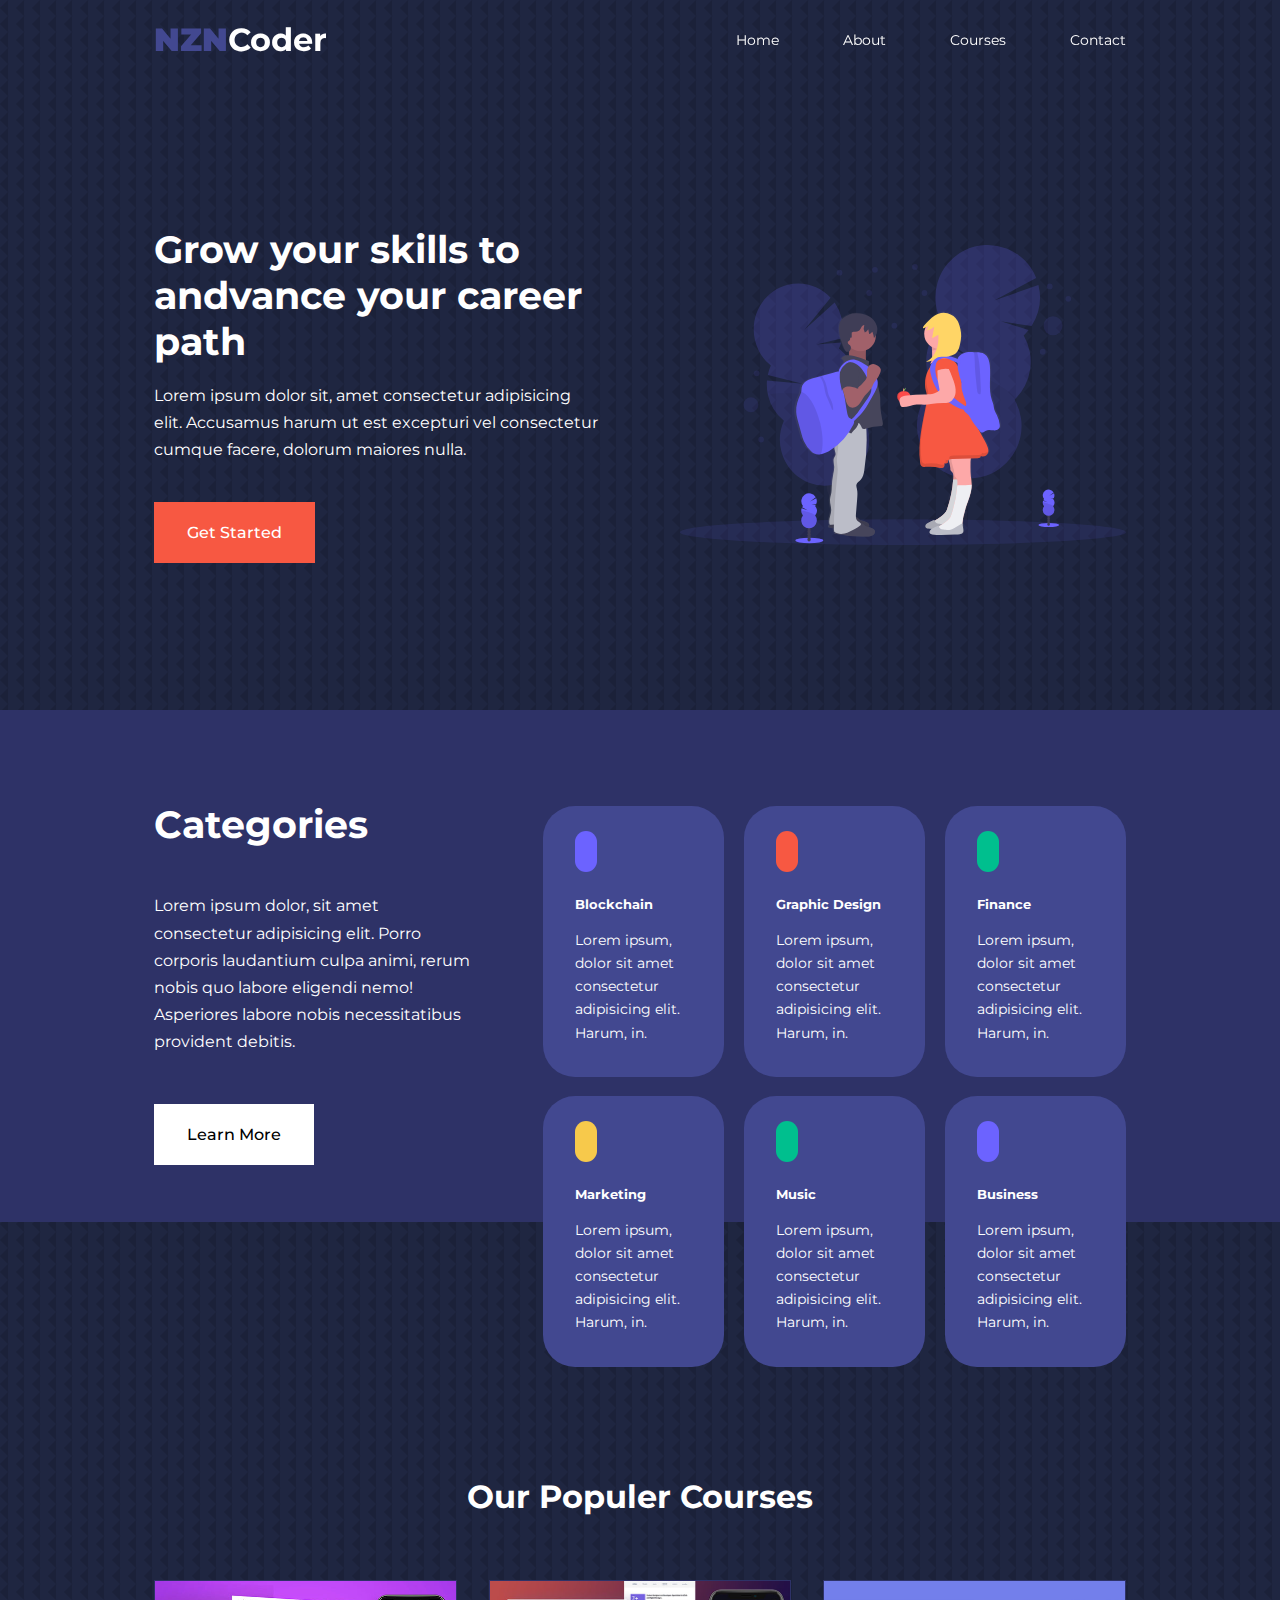
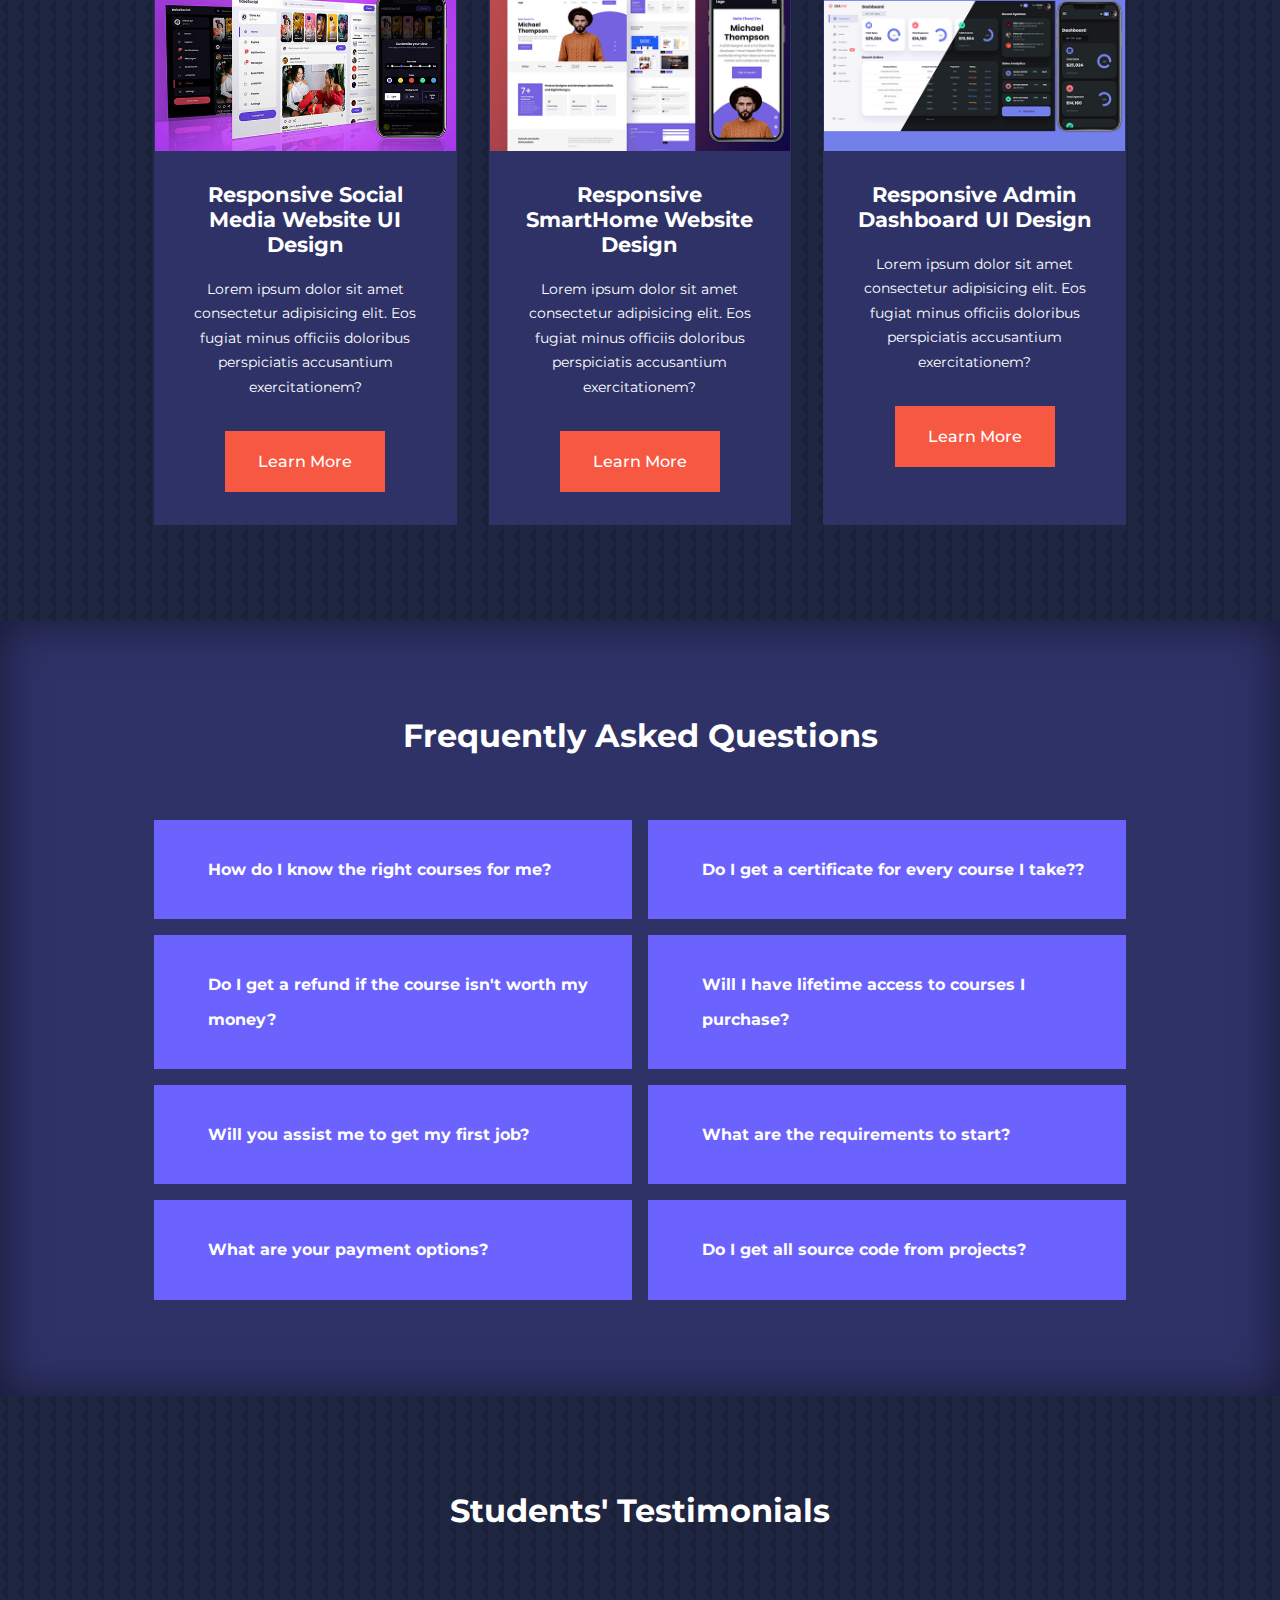
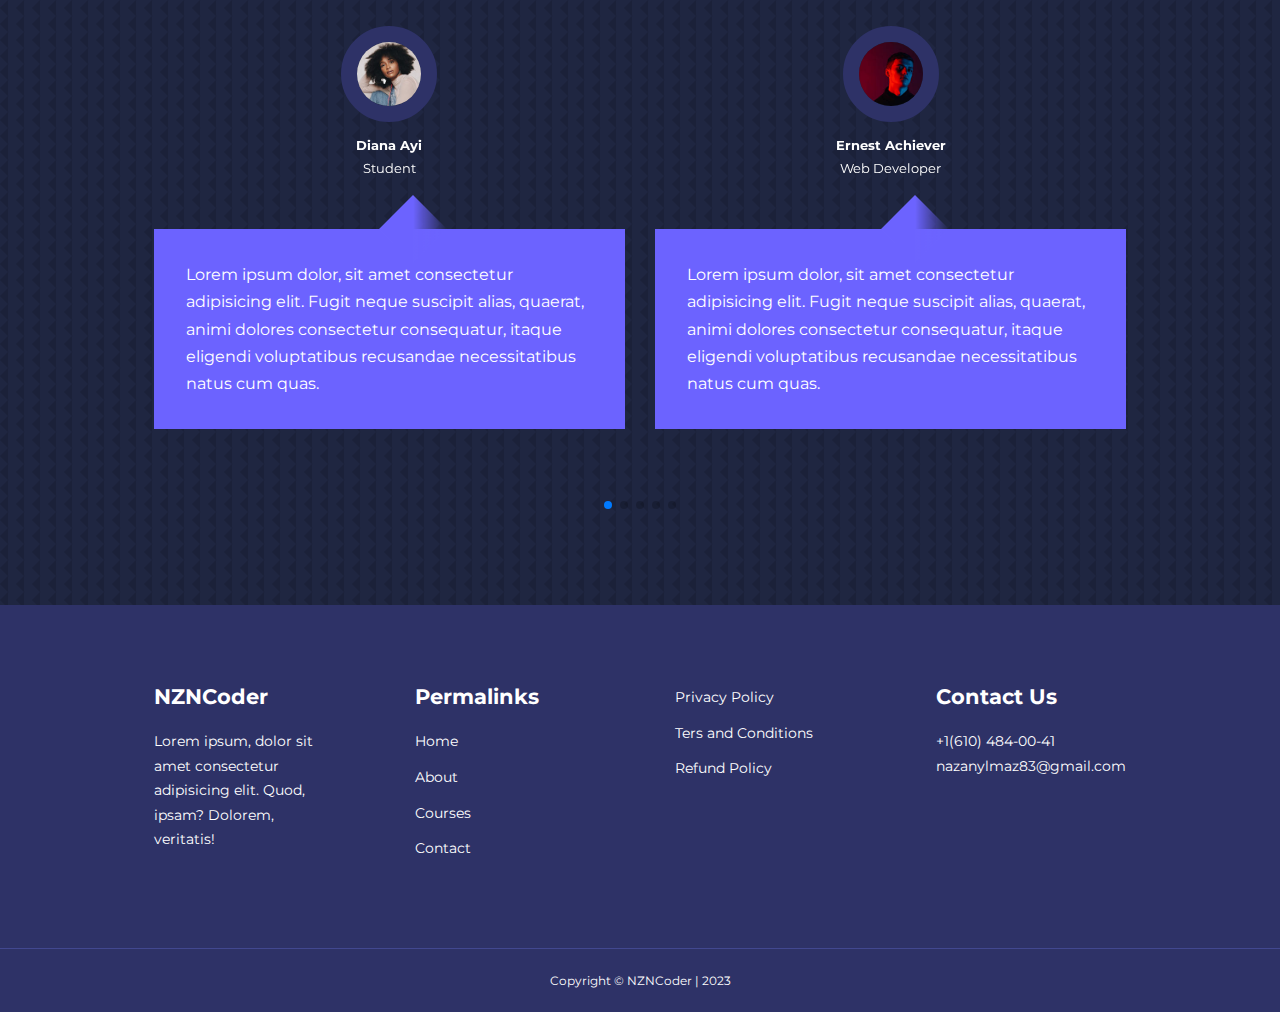
<file: index.html>
<!DOCTYPE html>
<html lang="en">
<head>
    <meta charset="UTF-8">
    <meta name="viewport" content="width=device-width, initial-scale=1.0">
    <title>Education Website</title>

    <link rel="stylesheet" href="https://cdnjs.cloudflare.com/ajax/libs/font-awesome/6.4.2/css/all.min.css" integrity="sha512-z3gLpd7yknf1YoNbCzqRKc4qyor8gaKU1qmn+CShxbuBusANI9QpRohGBreCFkKxLhei6S9CQXFEbbKuqLg0DA==" crossorigin="anonymous" referrerpolicy="no-referrer" />

    <link rel="preconnect" href="https://fonts.googleapis.com">
<link rel="preconnect" href="https://fonts.gstatic.com" crossorigin>
<link href="https://fonts.googleapis.com/css2?family=Covered+By+Your+Grace&family=Montserrat:wght@300;400;500;600;700;800;900&family=Poppins:wght@100;300;500;600&family=Sedgwick+Ave&family=Trade+Winds&family=Underdog&display=swap" rel="stylesheet">


<link
  rel="stylesheet"
  href="https://cdn.jsdelivr.net/npm/swiper@11/swiper-bundle.min.css"/>


    <link rel="stylesheet" href="style/style.css">
    <style>
        body{
            background-image: url(images/bg-texture.png);
        }
    </style>

</head>
<body>
    <nav>
        <div class="container nav_container">
            <a href="index.html"><h4><span>NZN</span>Coder</h4></a>
            <ul class="nav_menu">
                <li><a href="index.html">Home</a></li>
                <li><a href="about.html">About</a></li>
                <li><a href="courses.html">Courses</a></li>
                <li><a href="contact.html">Contact</a></li>
            </ul>
            <button id="open-menu-btn"><i class="fa-solid fa-bars"></i></button>
            <button id="close-menu-btn"><i class="fa-solid fa-xmark"></i></button>
        </div>
    </nav>

    <header>
        <div class="container header_container">
            <div class="header_left">
                <h1>Grow your skills to andvance your career path</h1>
                <p>Lorem ipsum dolor sit, amet consectetur adipisicing elit. Accusamus harum ut est excepturi vel consectetur cumque facere, dolorum maiores nulla.</p>
                <a href="Courses.html" class="btn btn-primary">Get Started</a>
            </div>
            <div class="header_right">
                <div class="header_right-image">
                    <img src="images/header.svg">
                </div>

            </div>
        </div>
    </header>

    <section class="categories">
        <div class="container categories_container">
            <div class="categories_left">
                <h1>Categories</h1>
                <p>Lorem ipsum dolor, sit amet consectetur adipisicing elit. Porro corporis laudantium culpa animi, rerum nobis quo labore eligendi nemo! Asperiores labore nobis necessitatibus provident debitis.</p>
                <a href="#" class="btn">Learn More</a>
            </div>

            <div class="categories_right">
                <article class="category">
                    <span class="category_icon"><i class="fa-brands fa-bitcoin"></i></span>
                    <h5>Blockchain</h5>
                    <p>Lorem ipsum, dolor sit amet consectetur adipisicing elit. Harum, in.</p>
                </article>

                <article class="category">
                    <span class="category_icon"><i class="fa-solid fa-palette"></i></span>
                    <h5>Graphic Design</h5>
                    <p>Lorem ipsum, dolor sit amet consectetur adipisicing elit. Harum, in.</p>
                </article>

                <article class="category">
                    <span class="category_icon"><i class="fa-solid fa-circle-dollar-to-slot"></i></span>
                    <h5>Finance</h5>
                    <p>Lorem ipsum, dolor sit amet consectetur adipisicing elit. Harum, in.</p>
                </article>

                <article class="category">
                    <span class="category_icon"><i class="fa-solid fa-bullhorn"></i></span>
                    <h5>Marketing</h5>
                    <p>Lorem ipsum, dolor sit amet consectetur adipisicing elit. Harum, in.</p>
                </article>

                <article class="category">
                    <span class="category_icon"><i class="fa-solid fa-music"></i></span>
                    <h5>Music</h5>
                    <p>Lorem ipsum, dolor sit amet consectetur adipisicing elit. Harum, in.</p>
                </article>

                <article class="category">
                    <span class="category_icon"><i class="fa-solid fa-business-time"></i></span>
                    <h5>Business</h5>
                    <p>Lorem ipsum, dolor sit amet consectetur adipisicing elit. Harum, in.</p>
                </article>
            </div>
        </div>
    </section>

    <section class="courses">
        <h2>Our Populer Courses</h2>
         <div class="container courses_container">
            <article class="course">
                <div class="course_image">
                    <img src="images/course1.jpg">
                </div>
                <div class="course_info">
                    <h4>Responsive Social Media Website UI Design</h4>
                    <p>Lorem ipsum dolor sit amet consectetur adipisicing elit. Eos fugiat minus officiis doloribus perspiciatis accusantium exercitationem?</p>
                    <a href="course.html" class="btn btn-primary">Learn More</a>
                </div> 
            </article>

            <article class="course">
                <div class="course_image">
                    <img src="images/course2.jpg">
                </div>
                <div class="course_info">
                    <h4>Responsive SmartHome Website Design</h4>
                <p>Lorem ipsum dolor sit amet consectetur adipisicing elit. Eos fugiat minus officiis doloribus perspiciatis accusantium exercitationem?</p>
                <a href="course.html" class="btn btn-primary">Learn More</a>
                </div>
            </article>

            <article class="course">
                <div class="course_image">
                    <img src="images/course3.jpg">
                </div>
               <div class="course_info">
                <h4>Responsive Admin Dashboard UI Design</h4>
                <p>Lorem ipsum dolor sit amet consectetur adipisicing elit. Eos fugiat minus officiis doloribus perspiciatis accusantium exercitationem?</p>
                <a href="course.html" class="btn btn-primary">Learn More</a>
               </div>
            </article>
         </div>
    </section>

    <section class="fags">
        <h2>Frequently Asked Questions</h2>
        <div class="container fags_container">
            <article class="fag">
                <div class="fag_icon"><i class="fa-solid fa-plus"></i></div>
                <div class="question_answer">
                    <h4>How do I know the right courses for me?</h4>
                    <p>Lorem ipsum dolor sit amet consectetur adipisicing elit. Voluptate rem minima expedita natus esse aliquam eos reprehenderit deleniti qui, modi hic, obcaecati quasi suscipit! Voluptates incidunt asperiores dolore cupiditate modi.</p>     
                </div>
            </article>

            <article class="fag">
                <div class="fag_icon"><i class="fa-solid fa-plus"></i></div>
                <div class="question_answer">
                    <h4>Do I get a certificate for every course I take??</h4>
                    <p>Lorem ipsum dolor sit amet consectetur adipisicing elit. Voluptate rem minima expedita natus esse aliquam eos reprehenderit deleniti qui, modi hic, obcaecati quasi suscipit! Voluptates incidunt asperiores dolore cupiditate modi.</p>     
                </div>
            </article>

            <article class="fag">
                <div class="fag_icon"><i class="fa-solid fa-plus"></i></div>
                <div class="question_answer">
                    <h4>Do I get a refund if the course isn't worth my money?</h4>
                    <p>Lorem ipsum dolor sit amet consectetur adipisicing elit. Voluptate rem minima expedita natus esse aliquam eos reprehenderit deleniti qui, modi hic, obcaecati quasi suscipit! Voluptates incidunt asperiores dolore cupiditate modi.</p>     
                </div>
            </article>

            <article class="fag">
                <div class="fag_icon"><i class="fa-solid fa-plus"></i></div>
                <div class="question_answer">
                    <h4>Will I have lifetime access to courses I purchase?</h4>
                    <p>Lorem ipsum dolor sit amet consectetur adipisicing elit. Voluptate rem minima expedita natus esse aliquam eos reprehenderit deleniti qui, modi hic, obcaecati quasi suscipit! Voluptates incidunt asperiores dolore cupiditate modi.</p>     
                </div>
            </article>

            <article class="fag">
                <div class="fag_icon"><i class="fa-solid fa-plus"></i></div>
                <div class="question_answer">
                    <h4>Will you assist me to get my first job?</h4>
                    <p>Lorem ipsum dolor sit amet consectetur adipisicing elit. Voluptate rem minima expedita natus esse aliquam eos reprehenderit deleniti qui, modi hic, obcaecati quasi suscipit! Voluptates incidunt asperiores dolore cupiditate modi.</p>     
                </div>
            </article>

            <article class="fag">
                <div class="fag_icon"><i class="fa-solid fa-plus"></i></div>
                <div class="question_answer">
                    <h4>What are the requirements to start?</h4>
                    <p>Lorem ipsum dolor sit amet consectetur adipisicing elit. Voluptate rem minima expedita natus esse aliquam eos reprehenderit deleniti qui, modi hic, obcaecati quasi suscipit! Voluptates incidunt asperiores dolore cupiditate modi.</p>     
                </div>
            </article>

            <article class="fag">
                <div class="fag_icon"><i class="fa-solid fa-plus"></i></div>
                <div class="question_answer">
                    <h4>What are your payment options?</h4>
                    <p>Lorem ipsum dolor sit amet consectetur adipisicing elit. Voluptate rem minima expedita natus esse aliquam eos reprehenderit deleniti qui, modi hic, obcaecati quasi suscipit! Voluptates incidunt asperiores dolore cupiditate modi.</p>     
                </div>
            </article>

            <article class="fag">
                <div class="fag_icon"><i class="fa-solid fa-plus"></i></div>
                <div class="question_answer">
                    <h4>Do I get all source code from projects?</h4>
                    <p>Lorem ipsum dolor sit amet consectetur adipisicing elit. Voluptate rem minima expedita natus esse aliquam eos reprehenderit deleniti qui, modi hic, obcaecati quasi suscipit! Voluptates incidunt asperiores dolore cupiditate modi.</p>     
                </div>
            </article>
        </div>
    </section>

    <section class="container testimonials_container mySwiper">
        <h2>Students' Testimonials</h2>
        <div class="swiper-wrapper">
            <article class="testimonial swiper-slide">
                <div class="avatar">
                    <img src="images/avatar1.jpg">
                </div>
                <div class="testimonial_info">
                    <h5>Diana Ayi</h5>
                    <small>Student</small>
                </div>
                <div class="testimonial_body">
                    <p>Lorem ipsum dolor, sit amet consectetur adipisicing elit. Fugit neque suscipit alias, quaerat, animi dolores consectetur consequatur, itaque eligendi voluptatibus recusandae necessitatibus natus cum quas.</p>
                </div>
            </article>
            <article class="testimonial swiper-slide">
                <div class="avatar">
                    <img src="images/avatar2.jpg">
                </div>
                <div class="testimonial_info">
                    <h5>Ernest Achiever</h5>
                    <small> Web Developer</small>
                </div>
                <div class="testimonial_body">
                    <p>Lorem ipsum dolor, sit amet consectetur adipisicing elit. Fugit neque suscipit alias, quaerat, animi dolores consectetur consequatur, itaque eligendi voluptatibus recusandae necessitatibus natus cum quas.</p>
                </div>
            </article>

            <article class="testimonial swiper-slide">
                <div class="avatar">
                    <img src="images/avatar3.jpg">
                </div>
                <div class="testimonial_info">
                    <h5>Edem Quist</h5>
                    <small>Student</small>
                </div>
                <div class="testimonial_body">
                    <p>Lorem ipsum dolor, sit amet consectetur adipisicing elit. Fugit neque suscipit alias, quaerat, animi dolores consectetur consequatur, itaque eligendi voluptatibus recusandae necessitatibus natus cum quas.</p>
                </div>
            </article>

            <article class="testimonial swiper-slide">
                <div class="avatar">
                    <img src="images/avatar4.jpg">
                </div>
                <div class="testimonial_info">
                    <h5>Hajia Bintur</h5>
                    <small>Student</small>
                </div>
                <div class="testimonial_body">
                    <p>Lorem ipsum dolor, sit amet consectetur adipisicing elit. Fugit neque suscipit alias, quaerat, animi dolores consectetur consequatur, itaque eligendi voluptatibus recusandae necessitatibus natus cum quas.</p>
                </div>
            </article>

            <article class="testimonial swiper-slide">
                <div class="avatar">
                    <img src="images/avatar5.jpg">
                </div>
                <div class="testimonial_info">
                    <h5>Lisa Thomas</h5>
                    <small>Teacher</small>
                </div>
                <div class="testimonial_body">
                    <p>Lorem ipsum dolor, sit amet consectetur adipisicing elit. Fugit neque suscipit alias, quaerat, animi dolores consectetur consequatur, itaque eligendi voluptatibus recusandae necessitatibus natus cum quas.</p>
                </div>
            </article>

            <article class="testimonial swiper-slide">
                <div class="avatar">
                    <img src="images/avatar6.jpg">
                </div>
                <div class="testimonial_info">
                    <h5>Matt Down</h5>
                    <small>Engineer</small>
                </div>
                <div class="testimonial_body">
                    <p>Lorem ipsum dolor, sit amet consectetur adipisicing elit. Fugit neque suscipit alias, quaerat, animi dolores consectetur consequatur, itaque eligendi voluptatibus recusandae necessitatibus natus cum quas.</p>
                </div>
            </article>
        </div>
        <div class="swiper-pagination"></div>
    </section>

    <footer class="footer">
        <div class="container footer_container">
            <div class="footer_1">
                <a href="index.html" class="footer_logo>"><h4><span>NZN</span>Coder</h4></a>
                <p>Lorem ipsum, dolor sit amet consectetur adipisicing elit. Quod, ipsam? Dolorem, veritatis!</p>     
            </div>
            <div class="footer_2">
                <h4>Permalinks</h4>
                <ul class="permalinks">
                    <li><a href="index.html">Home</a></li>
                    <li><a href="about.html">About</a></li>
                    <li><a href="courses.html">Courses</a></li>
                    <li><a href="contact.html">Contact</a></li>
                </ul>
            </div>
            <div class="footer_3">
                <ul class="privacy">
                    <li><a href="#">Privacy Policy</a></li>
                    <li><a href="#">Ters and Conditions</a></li>
                    <li><a href="#">Refund Policy</a></li>
                </ul>
            </div>
            <div class="footer_4"><h4>Contact Us</h4>
                <div>
                    <p>+1(610) 484-00-41</p>
                    <p>nazanylmaz83@gmail.com</p>
                </div>
                <ul class="footer_socials">
                    <li><a href="#"><i class="fa-brands fa-facebook"></i></a></li>
                    <li><a href="#"><i class="fa-brands fa-linkedin"></i></a></li>
                    <li><a href="#"><i class="fa-brands fa-twitter"></i></a></li>
                    <li><a href="#"><i class="fa-brands fa-github"></i></a></li>
                </ul>
            </div>
           
        </div>
        <div class="footer_copyright">
            <small>Copyright &copy; NZNCoder |  2023</small>
        </div>

    </footer>








    <script src="https://cdn.jsdelivr.net/npm/swiper@11/swiper-bundle.min.js"></script>
    <script src="main.js"></script>

    <script>
         var swiper = new Swiper(".mySwiper", {
      slidesPerView: 1,
      spaceBetween: 30,
      pagination: {
        el: ".swiper-pagination",
        clickable: true,
      },

      breakpoints: {
        600: {
            slidesPerView: 2,
        }
      }
    });
    </script>
</body>
</html>
</file>
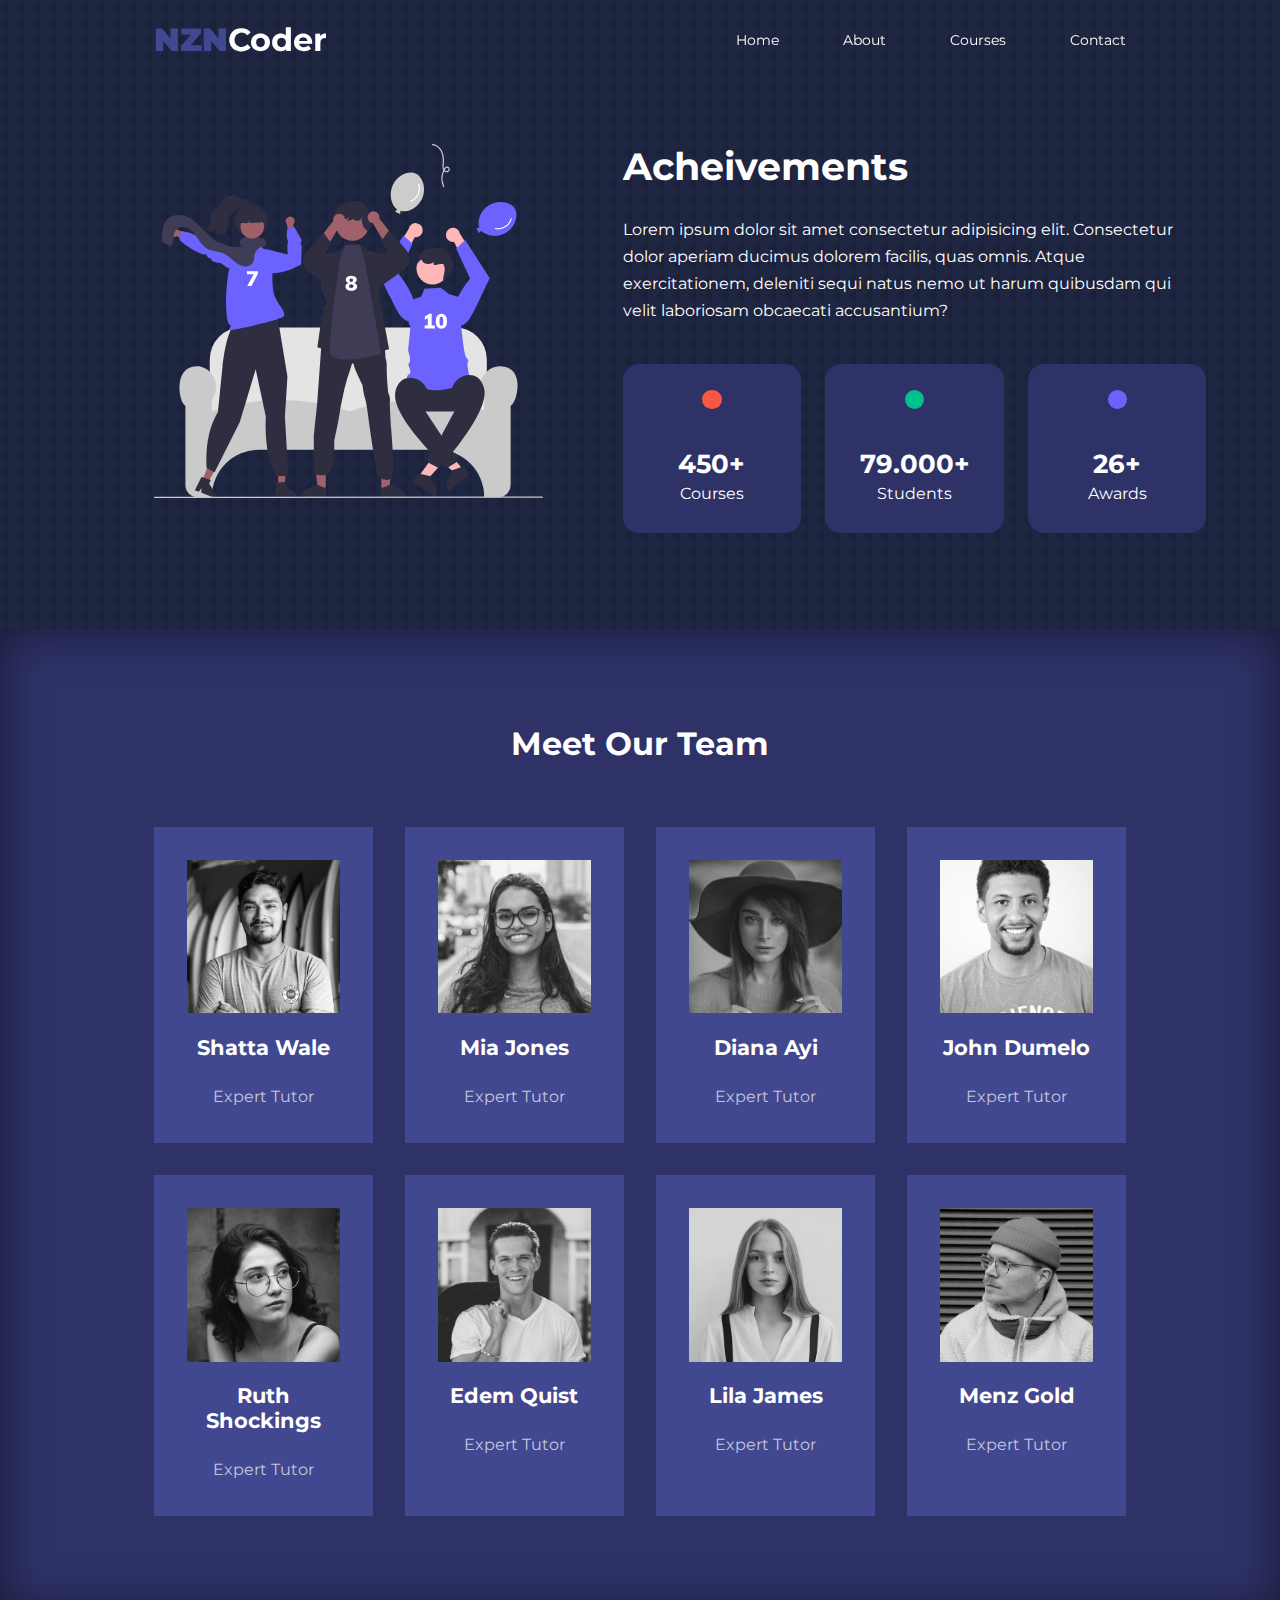
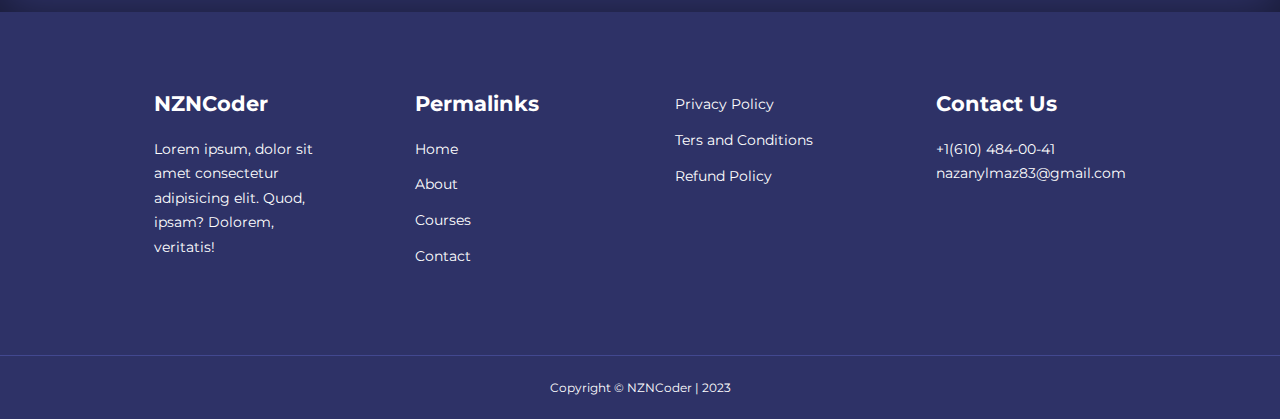
<file: about.html>
<!DOCTYPE html>
<html lang="en">
<head>
    <meta charset="UTF-8">
    <meta name="viewport" content="width=device-width, initial-scale=1.0">
    <title>Education Website</title>

    <link rel="stylesheet" href="https://cdnjs.cloudflare.com/ajax/libs/font-awesome/6.4.2/css/all.min.css" integrity="sha512-z3gLpd7yknf1YoNbCzqRKc4qyor8gaKU1qmn+CShxbuBusANI9QpRohGBreCFkKxLhei6S9CQXFEbbKuqLg0DA==" crossorigin="anonymous" referrerpolicy="no-referrer" />

    <link rel="preconnect" href="https://fonts.googleapis.com">
<link rel="preconnect" href="https://fonts.gstatic.com" crossorigin>
<link href="https://fonts.googleapis.com/css2?family=Covered+By+Your+Grace&family=Montserrat:wght@300;400;500;600;700;800;900&family=Poppins:wght@100;300;500;600&family=Sedgwick+Ave&family=Trade+Winds&family=Underdog&display=swap" rel="stylesheet">





    <link rel="stylesheet" href="style/style.css">
    <link rel="stylesheet" href="style/about.css">
    <style>
        body{
            background-image: url(images/bg-texture.png);
        }
    </style>

</head>
<body>
    <nav>
        <div class="container nav_container">
            <a href="index.html"><h4><span>NZN</span>Coder</h4></a>
            <ul class="nav_menu">
                <li><a href="index.html">Home</a></li>
                <li><a href="about.html">About</a></li>
                <li><a href="courses.html">Courses</a></li>
                <li><a href="contact.html">Contact</a></li>
            </ul>
            <button id="open-menu-btn"><i class="fa-solid fa-bars"></i></button>
            <button id="close-menu-btn"><i class="fa-solid fa-xmark"></i></button>
        </div>
    </nav>

    <section class="about_achievements">
        <div class="container about_achievements-container">
            <div class="about_achievements-left">
                <img src="images/about achievements.svg">
            </div>
            <div class="about_achievements-right">
                <h1>Acheivements</h1>
                <p>Lorem ipsum dolor sit amet consectetur adipisicing elit. Consectetur dolor aperiam ducimus dolorem facilis, quas omnis. Atque exercitationem, deleniti sequi natus nemo ut harum quibusdam qui velit laboriosam obcaecati accusantium?</p>
                <div class="achievements_cards">
                    <article class="achievement_card">
                        <span class="achievements_icon"><i class="fa-solid fa-video"></i></span>
                        <h3>450+</h3>
                        <p>Courses</p>
                    </article>

                    <article class="achievement_card">
                        <span class="achievements_icon"><i class="fa-solid fa-users"></i></span>
                        <h3>79.000+</h3>
                        <p>Students</p>
                    </article>

                    <article class="achievement_card">
                        <span class="achievements_icon"><i class="fa-solid fa-trophy"></i></span>
                        <h3>26+</h3>
                        <p>Awards</p>
                    </article>

                </div>
            </div>
        </div>
    </section>

<section class="team">
    <h2>Meet Our Team</h2>
    <div class="container team_container">
        <article class="team_member">
            <div class="team_member-image">
                <img src="images/tm1.jpg" alt="">
            </div>
            <div class="team_member-info">
                <h4>Shatta Wale</h4>
                <p>Expert Tutor</p>
            </div>
            <div class="team_member-socials">
                <a href="https://instagram.com" target="_blank"><i class="fa-brands fa-instagram"></i></a>
                <a href="https://twitter.com" target="_blank"><i class="fa-brands fa-x-twitter"></i></a>
                <a href="https://linkedin.com" target="_blank"><i class="fa-brands fa-linkedin"></i></a>
            </div>
        </article>
        <article class="team_member">
            <div class="team_member-image">
                <img src="images/tm2.jpg" alt="">
            </div>
            <div class="team_member-info">
                <h4>Mia Jones</h4>
                <p>Expert Tutor</p>
            </div>
            <div class="team_member-socials">
                <a href="https://instagram.com" target="_blank"><i class="fa-brands fa-instagram"></i></a>
                <a href="https://twitter.com" target="_blank"><i class="fa-brands fa-x-twitter"></i></a>
                <a href="https://linkedin.com" target="_blank"><i class="fa-brands fa-linkedin"></i></a>
            </div>
        </article>
        <article class="team_member">
            <div class="team_member-image">
                <img src="images/tm3.jpg" alt="">
            </div>
            <div class="team_member-info">
                <h4>Diana Ayi</h4>
                <p>Expert Tutor</p>
            </div>
            <div class="team_member-socials">
                <a href="https://instagram.com" target="_blank"><i class="fa-brands fa-instagram"></i></a>
                <a href="https://twitter.com" target="_blank"><i class="fa-brands fa-x-twitter"></i></a>
                <a href="https://linkedin.com" target="_blank"><i class="fa-brands fa-linkedin"></i></a>
            </div>
        </article>
        <article class="team_member">
            <div class="team_member-image">
                <img src="images/tm4.jpg" alt="">
            </div>
            <div class="team_member-info">
                <h4>John Dumelo</h4>
                <p>Expert Tutor</p>
            </div>
            <div class="team_member-socials">
                <a href="https://instagram.com" target="_blank"><i class="fa-brands fa-instagram"></i></a>
                <a href="https://twitter.com" target="_blank"><i class="fa-brands fa-x-twitter"></i></a>
                <a href="https://linkedin.com" target="_blank"><i class="fa-brands fa-linkedin"></i></a>
            </div>
        </article>
        <article class="team_member">
            <div class="team_member-image">
                <img src="images/tm5.jpg" alt="">
            </div>
            <div class="team_member-info">
                <h4>Ruth Shockings</h4>
                <p>Expert Tutor</p>
            </div>
            <div class="team_member-socials">
                <a href="https://instagram.com" target="_blank"><i class="fa-brands fa-instagram"></i></a>
                <a href="https://twitter.com" target="_blank"><i class="fa-brands fa-x-twitter"></i></a>
                <a href="https://linkedin.com" target="_blank"><i class="fa-brands fa-linkedin"></i></a>
            </div>
        </article>
        <article class="team_member">
            <div class="team_member-image">
                <img src="images/tm6.jpg" alt="">
            </div>
            <div class="team_member-info">
                <h4>Edem Quist</h4>
                <p>Expert Tutor</p>
            </div>
            <div class="team_member-socials">
                <a href="https://instagram.com" target="_blank"><i class="fa-brands fa-instagram"></i></a>
                <a href="https://twitter.com" target="_blank"><i class="fa-brands fa-x-twitter"></i></a>
                <a href="https://linkedin.com" target="_blank"><i class="fa-brands fa-linkedin"></i></a>
            </div>
        </article>
        <article class="team_member">
            <div class="team_member-image">
                <img src="images/tm7.jpg" alt="">
            </div>
            <div class="team_member-info">
                <h4>Lila James</h4>
                <p>Expert Tutor</p>
            </div>
            <div class="team_member-socials">
                <a href="https://instagram.com" target="_blank"><i class="fa-brands fa-instagram"></i></a>
                <a href="https://twitter.com" target="_blank"><i class="fa-brands fa-x-twitter"></i></a>
                <a href="https://linkedin.com" target="_blank"><i class="fa-brands fa-linkedin"></i></a>
            </div>
        </article>
        <article class="team_member">
            <div class="team_member-image">
                <img src="images/tm8.jpg" alt="">
            </div>
            <div class="team_member-info">
                <h4>Menz Gold</h4>
                <p>Expert Tutor</p>
            </div>
            <div class="team_member-socials">
                <a href="https://instagram.com" target="_blank"><i class="fa-brands fa-instagram"></i></a>
                <a href="https://twitter.com" target="_blank"><i class="fa-brands fa-x-twitter"></i></a>
                <a href="https://linkedin.com" target="_blank"><i class="fa-brands fa-linkedin"></i></a>
            </div>
        </article>
    </div>
</section>






    <footer class="footer">
        <div class="container footer_container">
            <div class="footer_1">
                <a href="index.html" class="footer_logo>"><h4><span>NZN</span>Coder</h4></a>
                <p>Lorem ipsum, dolor sit amet consectetur adipisicing elit. Quod, ipsam? Dolorem, veritatis!</p>     
            </div>
            <div class="footer_2">
                <h4>Permalinks</h4>
                <ul class="permalinks">
                    <li><a href="index.html">Home</a></li>
                    <li><a href="about.html">About</a></li>
                    <li><a href="courses.html">Courses</a></li>
                    <li><a href="contact.html">Contact</a></li>
                </ul>
            </div>
            <div class="footer_3">
                <ul class="privacy">
                    <li><a href="#">Privacy Policy</a></li>
                    <li><a href="#">Ters and Conditions</a></li>
                    <li><a href="#">Refund Policy</a></li>
                </ul>
            </div>
            <div class="footer_4"><h4>Contact Us</h4>
                <div>
                    <p>+1(610) 484-00-41</p>
                    <p>nazanylmaz83@gmail.com</p>
                </div>
                <ul class="footer_socials">
                    <li><a href="#"><i class="fa-brands fa-facebook"></i></a></li>
                    <li><a href="#"><i class="fa-brands fa-linkedin"></i></a></li>
                    <li><a href="#"><i class="fa-brands fa-twitter"></i></a></li>
                    <li><a href="#"><i class="fa-brands fa-github"></i></a></li>
                </ul>
            </div>
           
        </div>
        <div class="footer_copyright">
            <small>Copyright &copy; NZNCoder |  2023</small>
        </div>

    </footer>


    
    <script src="main.js"></script>

   
</body>
</html>
</file>
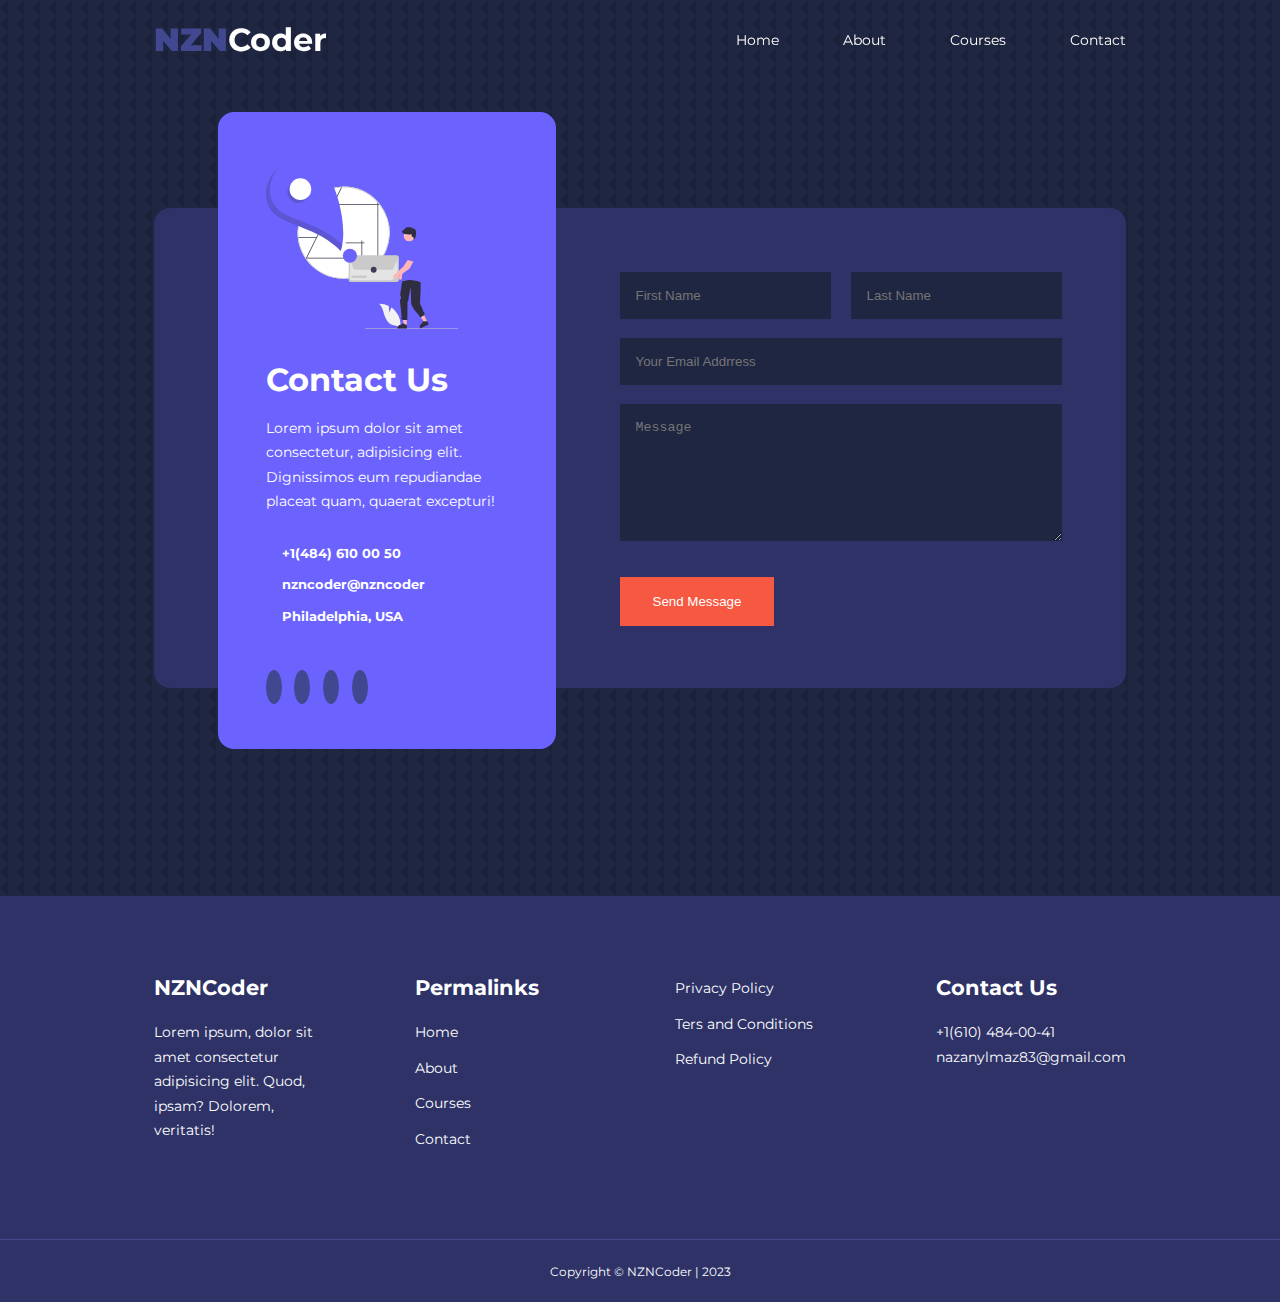
<file: contact.html>
<!DOCTYPE html>
<html lang="en">
<head>
    <meta charset="UTF-8">
    <meta name="viewport" content="width=device-width, initial-scale=1.0">
    <title>Education Website</title>

    <link rel="stylesheet" href="https://cdnjs.cloudflare.com/ajax/libs/font-awesome/6.4.2/css/all.min.css" integrity="sha512-z3gLpd7yknf1YoNbCzqRKc4qyor8gaKU1qmn+CShxbuBusANI9QpRohGBreCFkKxLhei6S9CQXFEbbKuqLg0DA==" crossorigin="anonymous" referrerpolicy="no-referrer" />

    <link rel="preconnect" href="https://fonts.googleapis.com">
<link rel="preconnect" href="https://fonts.gstatic.com" crossorigin>
<link href="https://fonts.googleapis.com/css2?family=Covered+By+Your+Grace&family=Montserrat:wght@300;400;500;600;700;800;900&family=Poppins:wght@100;300;500;600&family=Sedgwick+Ave&family=Trade+Winds&family=Underdog&display=swap" rel="stylesheet">





    <link rel="stylesheet" href="style/style.css">
    <link rel="stylesheet" href="style/contact.css">
    <style>
        body{
            background-image: url(images/bg-texture.png);
        }
    </style>

</head>
<body>
    <nav>
        <div class="container nav_container">
            <a href="index.html"><h4><span>NZN</span>Coder</h4></a>
            <ul class="nav_menu">
                <li><a href="index.html">Home</a></li>
                <li><a href="about.html">About</a></li>
                <li><a href="courses.html">Courses</a></li>
                <li><a href="contact.html">Contact</a></li>
            </ul>
            <button id="open-menu-btn"><i class="fa-solid fa-bars"></i></button>
            <button id="close-menu-btn"><i class="fa-solid fa-xmark"></i></button>
        </div>
    </nav>

  
<section class="contact">
    <div class="container contact_container">
        <aside class="contact_aside">
            <div class="aside_image">
                <img src="images/contact.svg" >
            </div>
            <h2>Contact Us</h2>
            <p>Lorem ipsum dolor sit amet consectetur, adipisicing elit. Dignissimos eum repudiandae placeat quam, quaerat excepturi!</p>
            <ul class="contact_details">
                <li>
                    <i class="fa-solid fa-phone"></i>
                    <h5>+1(484) 610 00 50</h5>
                </li>
                <li>
                    <i class="fa-solid fa-envelope"></i>
                    <h5>nzncoder@nzncoder</h5>
                </li>
                <li>
                    <i class="fa-solid fa-location-dot"></i>
                    <h5>Philadelphia, USA</h5>
                </li>
            </ul>
            <ul class="contact_socials">
                <li><a href="https://facebook.com"><i class="fa-brands fa-facebook"></i></a></li>
                <li><a href="https://instagram.com"><i class="fa-brands fa-square-instagram"></i></a></li>
                <li><a href="https://twitter.com"><i class="fa-brands fa-square-x-twitter"></i></a></li>
                <li><a href="https://linkedin.com"><i class="fa-brands fa-linkedin"></i></a></li>
            </ul>
    </aside>
    <form class="contact_form">
        <div class="form_name">
            <input type="text" name="First Name" placeholder="First Name" required>
            <input type="text" name="Last Name" placeholder="Last Name" required>
        </div>
        <input type="email" name="Email Address" placeholder="Your Email Addrress" required>
        <textarea name="Message" rows="7" placeholder="Message" required></textarea>
        <button type="submit" class="btn btn-primary">Send Message</button>
    </form>
    </div>
</section>











<footer class="footer">
    <div class="container footer_container">
        <div class="footer_1">
            <a href="index.html" class="footer_logo>"><h4><span>NZN</span>Coder</h4></a>
            <p>Lorem ipsum, dolor sit amet consectetur adipisicing elit. Quod, ipsam? Dolorem, veritatis!</p>     
        </div>
        <div class="footer_2">
            <h4>Permalinks</h4>
            <ul class="permalinks">
                <li><a href="index.html">Home</a></li>
                <li><a href="about.html">About</a></li>
                <li><a href="courses.html">Courses</a></li>
                <li><a href="contact.html">Contact</a></li>
            </ul>
        </div>
        <div class="footer_3">
            <ul class="privacy">
                <li><a href="#">Privacy Policy</a></li>
                <li><a href="#">Ters and Conditions</a></li>
                <li><a href="#">Refund Policy</a></li>
            </ul>
        </div>
        <div class="footer_4"><h4>Contact Us</h4>
            <div>
                <p>+1(610) 484-00-41</p>
                <p>nazanylmaz83@gmail.com</p>
            </div>
            <ul class="footer_socials">
                <li><a href="#"><i class="fa-brands fa-facebook"></i></a></li>
                <li><a href="#"><i class="fa-brands fa-linkedin"></i></a></li>
                <li><a href="#"><i class="fa-brands fa-twitter"></i></a></li>
                <li><a href="#"><i class="fa-brands fa-github"></i></a></li>
            </ul>
        </div>
       
    </div>
    <div class="footer_copyright">
        <small>Copyright &copy; NZNCoder |  2023</small>
    </div>

</footer>



<script src="main.js"></script>


</body>
</html>
</file>
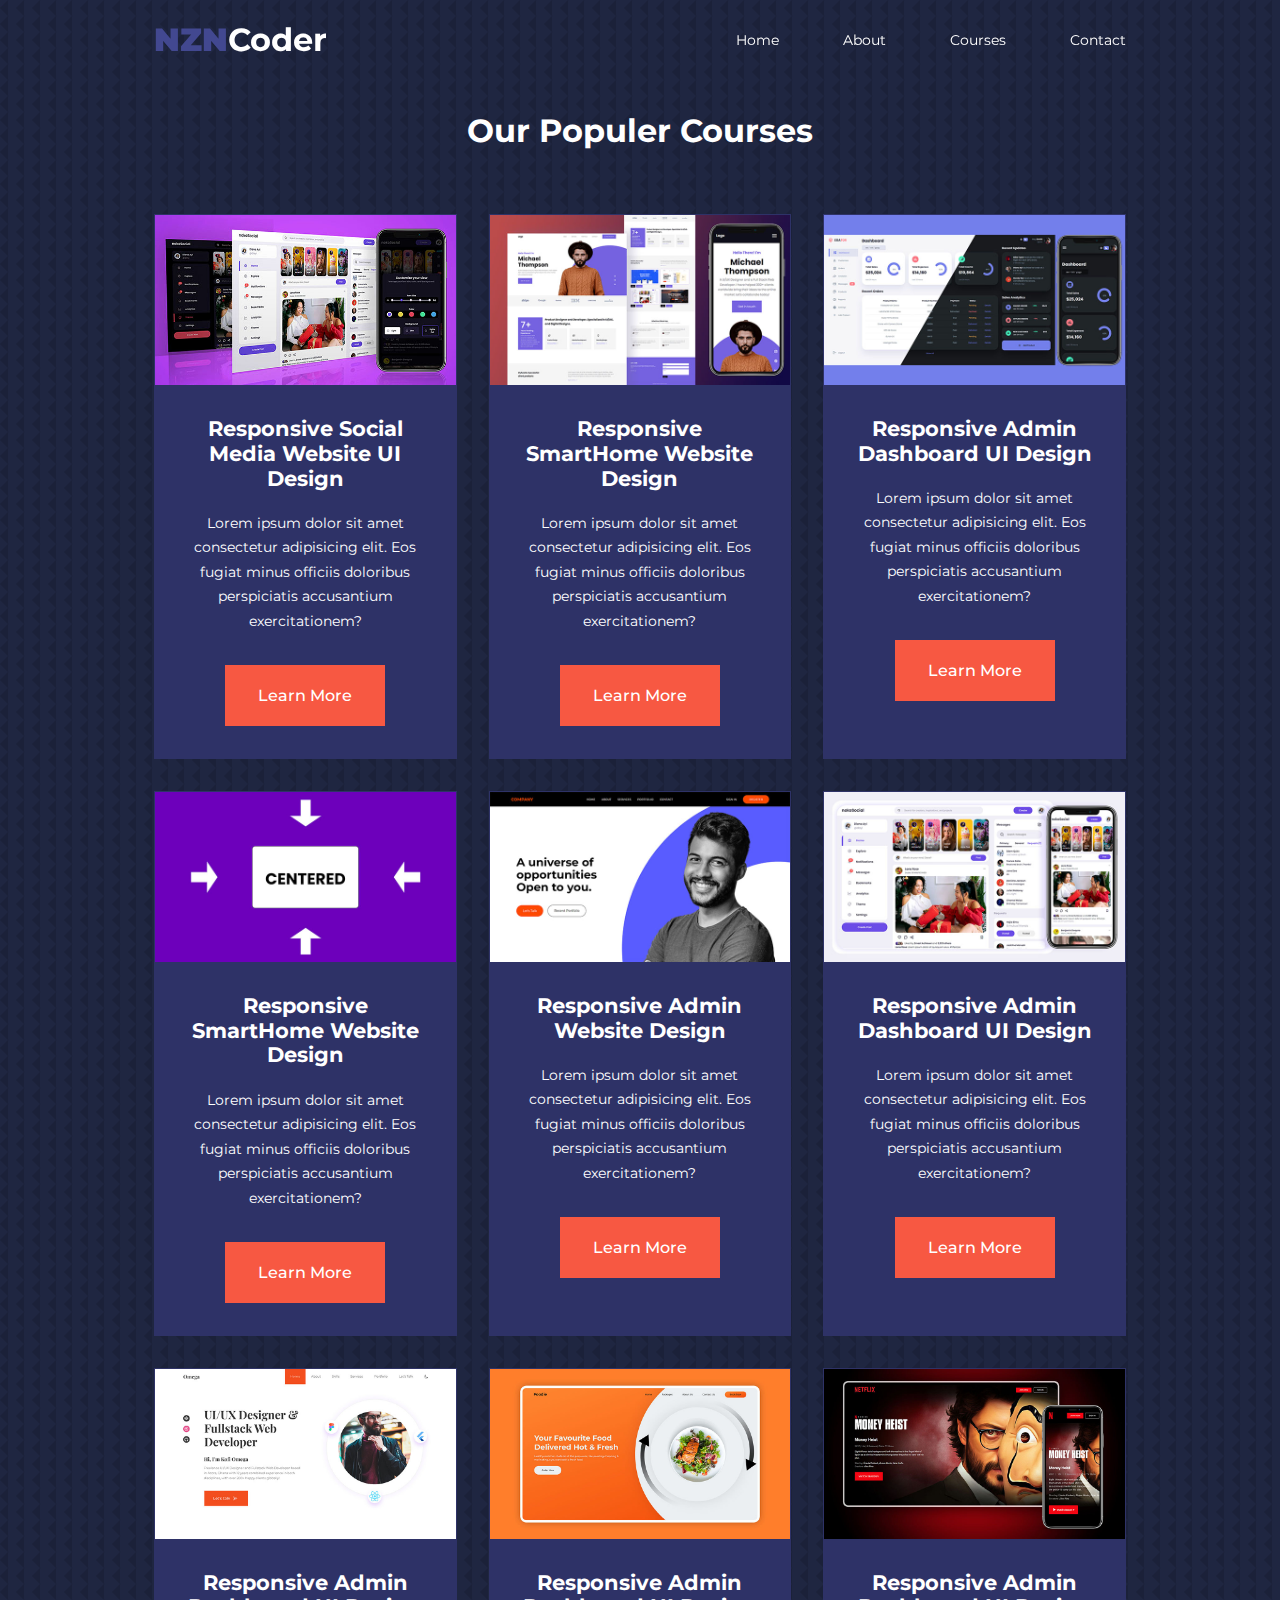
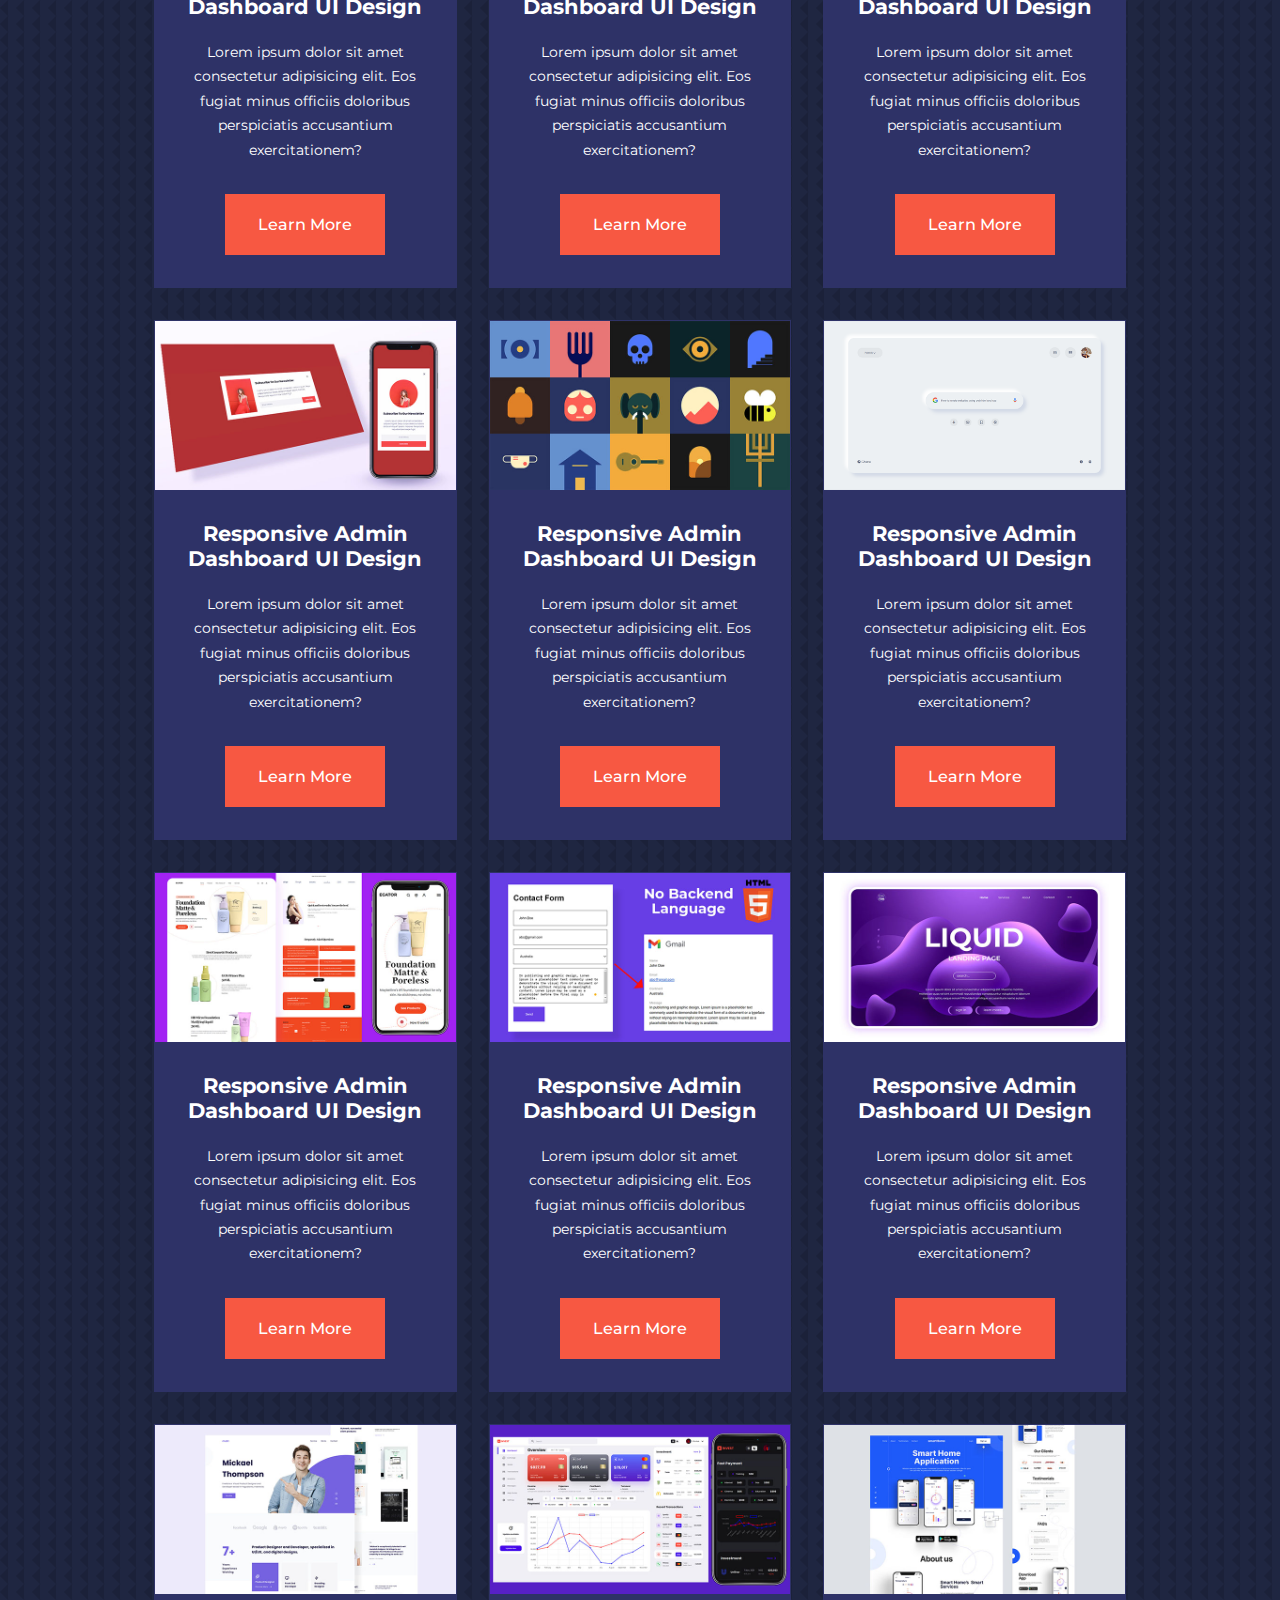
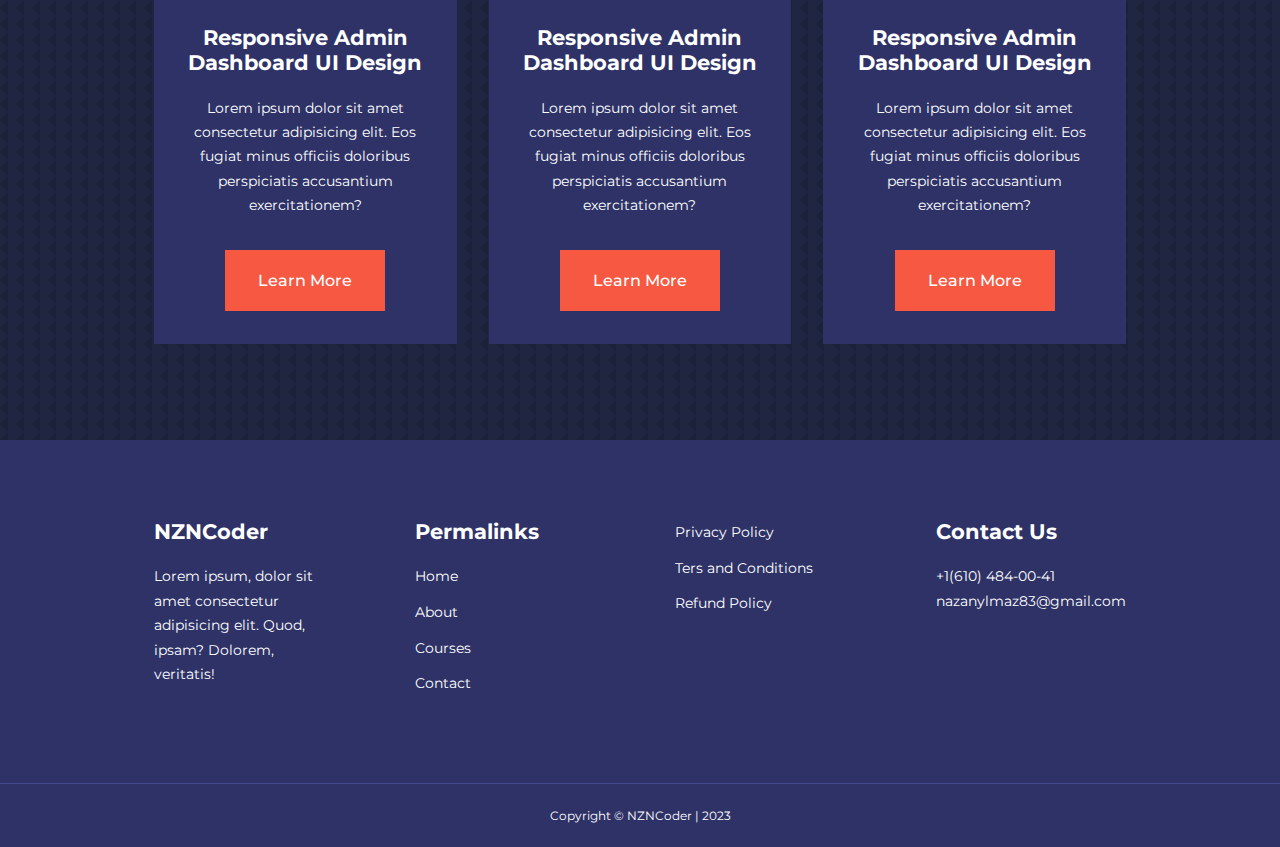
<file: courses.html>
<!DOCTYPE html>
<html lang="en">
<head>
    <meta charset="UTF-8">
    <meta name="viewport" content="width=device-width, initial-scale=1.0">
    <title>Education Website</title>

    <link rel="stylesheet" href="https://cdnjs.cloudflare.com/ajax/libs/font-awesome/6.4.2/css/all.min.css" integrity="sha512-z3gLpd7yknf1YoNbCzqRKc4qyor8gaKU1qmn+CShxbuBusANI9QpRohGBreCFkKxLhei6S9CQXFEbbKuqLg0DA==" crossorigin="anonymous" referrerpolicy="no-referrer" />

    <link rel="preconnect" href="https://fonts.googleapis.com">
<link rel="preconnect" href="https://fonts.gstatic.com" crossorigin>
<link href="https://fonts.googleapis.com/css2?family=Covered+By+Your+Grace&family=Montserrat:wght@300;400;500;600;700;800;900&family=Poppins:wght@100;300;500;600&family=Sedgwick+Ave&family=Trade+Winds&family=Underdog&display=swap" rel="stylesheet">





    <link rel="stylesheet" href="style/style.css">
  <style>
  
        body{
            background-image: url(images/bg-texture.png);
        }
    .courses{
        margin-top: 1rem;
    }

  </style>

</head>
<body>
    <nav>
        <div class="container nav_container">
            <a href="index.html"><h4><span>NZN</span>Coder</h4></a>
            <ul class="nav_menu">
                <li><a href="index.html">Home</a></li>
                <li><a href="about.html">About</a></li>
                <li><a href="courses.html">Courses</a></li>
                <li><a href="contact.html">Contact</a></li>
            </ul>
            <button id="open-menu-btn"><i class="fa-solid fa-bars"></i></button>
            <button id="close-menu-btn"><i class="fa-solid fa-xmark"></i></button>
        </div>
    </nav>


    <section class="courses">
        <h2>Our Populer Courses</h2>
         <div class="container courses_container">
            <article class="course">
                <div class="course_image">
                    <img src="images/course1.jpg">
                </div>
                <div class="course_info">
                    <h4>Responsive Social Media Website UI Design</h4>
                    <p>Lorem ipsum dolor sit amet consectetur adipisicing elit. Eos fugiat minus officiis doloribus perspiciatis accusantium exercitationem?</p>
                    <a href="course.html" class="btn btn-primary">Learn More</a>
                </div> 
            </article>

            <article class="course">
                <div class="course_image">
                    <img src="images/course2.jpg">
                </div>
                <div class="course_info">
                    <h4>Responsive SmartHome Website Design</h4>
                <p>Lorem ipsum dolor sit amet consectetur adipisicing elit. Eos fugiat minus officiis doloribus perspiciatis accusantium exercitationem?</p>
                <a href="course.html" class="btn btn-primary">Learn More</a>
                </div>
            </article>

            <article class="course">
                <div class="course_image">
                    <img src="images/course3.jpg">
                </div>
               <div class="course_info">
                <h4>Responsive Admin Dashboard UI Design</h4>
                <p>Lorem ipsum dolor sit amet consectetur adipisicing elit. Eos fugiat minus officiis doloribus perspiciatis accusantium exercitationem?</p>
                <a href="course.html" class="btn btn-primary">Learn More</a>
               </div>
            </article>
            <article class="course">
                <div class="course_image">
                    <img src="images/course4.jpg">
                </div>
               <div class="course_info">
                <h4>Responsive SmartHome Website Design</h4>
                <p>Lorem ipsum dolor sit amet consectetur adipisicing elit. Eos fugiat minus officiis doloribus perspiciatis accusantium exercitationem?</p>
                <a href="course.html" class="btn btn-primary">Learn More</a>
               </div>
            </article>
            <article class="course">
                <div class="course_image">
                    <img src="images/course5.jpg">
                </div>
               <div class="course_info">
                <h4>Responsive Admin Website Design</h4>
                <p>Lorem ipsum dolor sit amet consectetur adipisicing elit. Eos fugiat minus officiis doloribus perspiciatis accusantium exercitationem?</p>
                <a href="course.html" class="btn btn-primary">Learn More</a>
               </div>
            </article>
            <article class="course">
                <div class="course_image">
                    <img src="images/course6.jpg">
                </div>
               <div class="course_info">
                <h4>Responsive Admin Dashboard UI Design</h4>
                <p>Lorem ipsum dolor sit amet consectetur adipisicing elit. Eos fugiat minus officiis doloribus perspiciatis accusantium exercitationem?</p>
                <a href="course.html" class="btn btn-primary">Learn More</a>
               </div>
            </article>
            <article class="course">
                <div class="course_image">
                    <img src="images/course7.jpg">
                </div>
               <div class="course_info">
                <h4>Responsive Admin Dashboard UI Design</h4>
                <p>Lorem ipsum dolor sit amet consectetur adipisicing elit. Eos fugiat minus officiis doloribus perspiciatis accusantium exercitationem?</p>
                <a href="course.html" class="btn btn-primary">Learn More</a>
               </div>
            </article>
            <article class="course">
                <div class="course_image">
                    <img src="images/course8.jpg">
                </div>
               <div class="course_info">
                <h4>Responsive Admin Dashboard UI Design</h4>
                <p>Lorem ipsum dolor sit amet consectetur adipisicing elit. Eos fugiat minus officiis doloribus perspiciatis accusantium exercitationem?</p>
                <a href="course.html" class="btn btn-primary">Learn More</a>
               </div>
            </article>
            <article class="course">
                <div class="course_image">
                    <img src="images/course9.jpg">
                </div>
               <div class="course_info">
                <h4>Responsive Admin Dashboard UI Design</h4>
                <p>Lorem ipsum dolor sit amet consectetur adipisicing elit. Eos fugiat minus officiis doloribus perspiciatis accusantium exercitationem?</p>
                <a href="course.html" class="btn btn-primary">Learn More</a>
               </div>
            </article>
            <article class="course">
                <div class="course_image">
                    <img src="images/course10.jpg">
                </div>
               <div class="course_info">
                <h4>Responsive Admin Dashboard UI Design</h4>
                <p>Lorem ipsum dolor sit amet consectetur adipisicing elit. Eos fugiat minus officiis doloribus perspiciatis accusantium exercitationem?</p>
                <a href="course.html" class="btn btn-primary">Learn More</a>
               </div>
            </article>
            <article class="course">
                <div class="course_image">
                    <img src="images/course11.jpg">
                </div>
               <div class="course_info">
                <h4>Responsive Admin Dashboard UI Design</h4>
                <p>Lorem ipsum dolor sit amet consectetur adipisicing elit. Eos fugiat minus officiis doloribus perspiciatis accusantium exercitationem?</p>
                <a href="course.html" class="btn btn-primary">Learn More</a>
               </div>
            </article>
            <article class="course">
                <div class="course_image">
                    <img src="images/course12.jpg">
                </div>
               <div class="course_info">
                <h4>Responsive Admin Dashboard UI Design</h4>
                <p>Lorem ipsum dolor sit amet consectetur adipisicing elit. Eos fugiat minus officiis doloribus perspiciatis accusantium exercitationem?</p>
                <a href="course.html" class="btn btn-primary">Learn More</a>
               </div>
            </article>
            <article class="course">
                <div class="course_image">
                    <img src="images/course13.jpg">
                </div>
               <div class="course_info">
                <h4>Responsive Admin Dashboard UI Design</h4>
                <p>Lorem ipsum dolor sit amet consectetur adipisicing elit. Eos fugiat minus officiis doloribus perspiciatis accusantium exercitationem?</p>
                <a href="course.html" class="btn btn-primary">Learn More</a>
               </div>
            </article>
            <article class="course">
                <div class="course_image">
                    <img src="images/course14.jpg">
                </div>
               <div class="course_info">
                <h4>Responsive Admin Dashboard UI Design</h4>
                <p>Lorem ipsum dolor sit amet consectetur adipisicing elit. Eos fugiat minus officiis doloribus perspiciatis accusantium exercitationem?</p>
                <a href="course.html" class="btn btn-primary">Learn More</a>
               </div>
            </article>
            <article class="course">
                <div class="course_image">
                    <img src="images/course15.jpg">
                </div>
               <div class="course_info">
                <h4>Responsive Admin Dashboard UI Design</h4>
                <p>Lorem ipsum dolor sit amet consectetur adipisicing elit. Eos fugiat minus officiis doloribus perspiciatis accusantium exercitationem?</p>
                <a href="course.html" class="btn btn-primary">Learn More</a>
               </div>
            </article>
            <article class="course">
                <div class="course_image">
                    <img src="images/course16.jpg">
                </div>
               <div class="course_info">
                <h4>Responsive Admin Dashboard UI Design</h4>
                <p>Lorem ipsum dolor sit amet consectetur adipisicing elit. Eos fugiat minus officiis doloribus perspiciatis accusantium exercitationem?</p>
                <a href="course.html" class="btn btn-primary">Learn More</a>
               </div>
            </article>
            <article class="course">
                <div class="course_image">
                    <img src="images/course17.jpg">
                </div>
               <div class="course_info">
                <h4>Responsive Admin Dashboard UI Design</h4>
                <p>Lorem ipsum dolor sit amet consectetur adipisicing elit. Eos fugiat minus officiis doloribus perspiciatis accusantium exercitationem?</p>
                <a href="course.html" class="btn btn-primary">Learn More</a>
               </div>
            </article>
            <article class="course">
                <div class="course_image">
                    <img src="images/course18.jpg">
                </div>
               <div class="course_info">
                <h4>Responsive Admin Dashboard UI Design</h4>
                <p>Lorem ipsum dolor sit amet consectetur adipisicing elit. Eos fugiat minus officiis doloribus perspiciatis accusantium exercitationem?</p>
                <a href="course.html" class="btn btn-primary">Learn More</a>
               </div>
            </article>
         </div>
    </section>




















<footer class="footer">
    <div class="container footer_container">
        <div class="footer_1">
            <a href="index.html" class="footer_logo>"><h4><span>NZN</span>Coder</h4></a>
            <p>Lorem ipsum, dolor sit amet consectetur adipisicing elit. Quod, ipsam? Dolorem, veritatis!</p>     
        </div>
        <div class="footer_2">
            <h4>Permalinks</h4>
            <ul class="permalinks">
                <li><a href="index.html">Home</a></li>
                <li><a href="about.html">About</a></li>
                <li><a href="courses.html">Courses</a></li>
                <li><a href="contact.html">Contact</a></li>
            </ul>
        </div>
        <div class="footer_3">
            <ul class="privacy">
                <li><a href="#">Privacy Policy</a></li>
                <li><a href="#">Ters and Conditions</a></li>
                <li><a href="#">Refund Policy</a></li>
            </ul>
        </div>
        <div class="footer_4"><h4>Contact Us</h4>
            <div>
                <p>+1(610) 484-00-41</p>
                <p>nazanylmaz83@gmail.com</p>
            </div>
            <ul class="footer_socials">
                <li><a href="#"><i class="fa-brands fa-facebook"></i></a></li>
                <li><a href="#"><i class="fa-brands fa-linkedin"></i></a></li>
                <li><a href="#"><i class="fa-brands fa-twitter"></i></a></li>
                <li><a href="#"><i class="fa-brands fa-github"></i></a></li>
            </ul>
        </div>
       
    </div>
    <div class="footer_copyright">
        <small>Copyright &copy; NZNCoder |  2023</small>
    </div>

</footer>



<script src="main.js"></script>


</body>
</html>
</file>
<file: style/style.css>
*{
    margin: 0;
    padding: 0;
    border: 0;
    outline: 0;
    text-decoration: none;
    list-style: none;
    box-sizing: border-box;
}
:root{
    --color-primary: #6c63ff;
    --color-success: #00bf8e;
    --color-warning: #f7c94b;
    --color-danger: #f75842;
    --color-danger-variant: rgba(247, 88, 66, 0.4);
    --color-white: #fff;
    --color-light: rgba(255, 255, 255, 0.7);
    --color-black: #000;
    --color-bg: #1f2641;
    --color-bg1: #2e3267;
    --color-bg2: #424890;


    --container-width-lg: 76%;
    --container-width-md: 90%;
    --container-width-sm: 94%;


    --transition: all 400ms ease;
}
body{
    font-family: "Montserrat" , sans-serif;
    line-height: 1.7;
    color: var(--color-white);
    background: var(--color-bg);

}
.container{
    width: var(--container-width-lg);
    margin: 0 auto;
}
    section{
        padding: 6rem 0;
    }
section h2{
    text-align: center;
    margin-bottom: 4rem;
}
    h1, h2, h3, h4,h5{
        line-height: 1.2;
        
    }
    h1{
        font-size: 2.4rem;
    }
    h2{
        font-size: 2rem;
    }
    h3{
        font-size: 1.6rem;
    }
    h4{
        font-size: 1.3rem;
    }
    a{
        color: var(--color-white);
    }
    img{
        width: 100%;
        display: block;
        object-fit: cover;
    }
    .btn{
        display: inline-block;
        background: var(--color-white);
        color: var(--color-black);
        padding: 1rem 2rem;
        border: 1px solid transparent;
        font-weight: 500;
        transition: var(--transition);
    }
    .btn:hover{
        background: transparent;
        color: var(--color-white);
        border-color: var(--color-white);
    }
    .btn-primary{
        background: var(--color-danger);
        color: var(--color-white);
    }
   nav{
    width: 100vw;
    height: 5rem;
    position: fixed;
    top: 0;
    z-index: 11;
   }
   .window-scroll{
    background: var(--color-primary);
    box-shadow: 0 1rem 2rem rgba(0, 0, 0, 0.2);
   }
   nav .nav_container a h4 span{
   color: var(--color-bg2);
   font-weight: bolder;
   }
   nav .nav_container a h4 {
    font-size: 2rem;
   }
   .nav_container{
    height: 100%;
    display: flex;
    justify-content: space-between;
    align-items: center;
   }
    
   nav button{
    display: none;
   }
   .nav_menu{
    display: flex;
    align-items: center;
    gap: 4rem;
   }
   .nav_menu a{
    font-size: 0.9rem;
    transition: var(--transition)
   }
   .nav_menu a:hover{
    color: var(--color-bg2);
   }
   header{
    position: relative;
    top: 5rem;
    overflow: hidden;
    height: 70vh;
    margin-bottom: 5rem;
   }
   .header_container{
    display: grid;
    grid-template-columns: 1fr 1fr;
    align-items: center;
    gap: 5rem;
    height: 100%;

   }
   .header_left p{
    margin: 1rem 0 2.4rem;
   }
   .categories{
    background: var(--color-bg1);
    height: 32rem;
   }
   .categories h1{
    line-height: 1;
    margin-bottom: 3rem;
   }
   .categories_container{
    display: grid;
    grid-template-columns: 40% 60%;
   }
   .categories_left{
    margin-right: 4rem;
   }
   .categories_left p{
    margin: 1rem 0 3rem;
   }
   .categories_right{
    display: grid;
    grid-template-columns: repeat(3, 1fr);
    gap: 1.2rem;
   }
.category{
    background: var(--color-bg2);
    padding: 2rem;
    border-radius: 2rem;
    transition: var(--transition);
}
.category:hover{
    box-shadow: 0 3rem 3rem rgba(0, 0, 0, 0.3);
    z-index: 1;
}
.category:nth-child(2) .category_icon{
    background: var(--color-danger);
}
.category:nth-child(3) .category_icon{
    background: var(--color-success);
}
.category:nth-child(4) .category_icon{
    background: var(--color-warning);
}
.category:nth-child(5) .category_icon{
    background: var(--color-success);
}
.category_icon{
    background: var(--color-primary);
    padding: 0.7rem;
    border-radius: 0.9rem;
}
.category h5{
    margin: 2rem 0 1rem;

}
.category p{
    font-size: 0.85rem;
}
.courses{
    margin-top: 10rem;

}
.courses_container{
    display: grid;
    grid-template-columns: repeat(3, 1fr);
    gap: 2rem;
}
.course{
    background: var(--color-bg1);
    text-align: center;
    border: 1px solid transparent; 
    transition: var(--transition); 
}
.course:hover{
    background: transparent;
    border-color: var(--color-primary);
}
.course_info{
    padding: 2rem;
}
.course_info p{
    margin: 1.2rem 0 2rem;
    font-size: 0.9rem;
}
.fags{
    background: var(--color-bg1);
    box-shadow: inset 0 0 3rem rgba(0, 0, 0, 0.5);
}
.fags_container{
    display: grid;
    grid-template-columns: 1fr 1fr;
    gap: 1rem;
}
.fag{
    padding: 2rem;
    display: flex;
    align-items: center;
    gap: 1.4rem;
    height: fit-content;
    background: var(--color-primary);
    cursor: pointer;  
}
.fag h4{
    font-size: 1rem;
    line-height: 2.2;
}
.fag_icon{
    align-self: flex-start;
    font-size: 1.2rem;
}
.fag p{
    margin-top: .8rem;
    display: none;
}
.fag.open p{
    display: block;
}
.testimonials_container{
    overflow-x: hidden;
    position: relative;
    margin-bottom: 5rem;
}
.testimonial{
    padding-top: 2rem;
}
.avatar{
    width: 6rem;
    height: 6rem;
    border-radius: 50%;
    overflow: hidden;
    margin: 0 auto 1rem;
    border: 1rem solid var(--color-bg1);
}
.testimonial_info{
    text-align: center;
}
.testimonial_body{
    background: var(--color-primary);
    padding: 2rem;
    margin-top: 3rem;
    position: relative;
}
.testimonial_body::before{
    content: "";
    display: block;
    background: linear-gradient(-135deg, transparent, var(--color-primary), var(--color-primary));
    width: 3rem;
    height: 3rem;
    position: absolute;
    left: 50%;
    top: -1.5rem;
    transform: rotate(45deg);

}
footer{
    background: var(--color-bg1);
    padding-top: 5rem;
    font-size: .9rem;
}
.footer_container{
    display: grid;
    grid-template-columns: repeat(4,1fr);
    gap: 5rem
}
.footer_container > div h4{
    margin-bottom: 1.2rem;
}
.footer_1 p{
    margin: 0 0 2rem;
}
footer ul li {
    margin-bottom: .7rem;
}
footer ul li a:hover{
    text-decoration: underline;
}
.footer_socials{
    display: flex;
    gap: 1rem;
    font-size: 1.2rem;
    margin-top: 2rem;
}
.footer_copyright{
    text-align: center;
    margin-top: 4rem;
    padding: 1.2rem 0;
    border-top: 1px solid var(--color-bg2);
}

@media screen  and (max-width: 1024px){
    .container{
        width: var(--container-width-md);
    }
    h1{
        font-size: 2.2rem;
    }
    h2{
        font-size: 1.7rem;
    }
    h3{
        font-size: 1.4rem;
    }
    h4{
        font-size: 1.2rem;
    }

    nav button{
        display: inline-block;
        background: transparent;
        font-size: 1.8rem;
        color: var(--color-white);
        cursor: pointer;

    }
    nav button#close-menu-btn{
        display: none;
    }
    .nav_menu{
        position: fixed;
        top: 5rem;
        right: 5%;
        height: fit-content;
        width: 18rem;
        flex-direction: column;
        gap: 0;
        display: none;

    }
    .nav_menu li{
        width: 100%;
        height: 5.8rem;
        animation: animateNavItems 400ms linear forwards;
        transform-origin: top right;
        opacity: 0;
    }
    .nav_menu li:nth-child(2){
        animation-delay: 200ms;
    }
    .nav_menu li:nth-child(3){
        animation-delay: 400ms;
    }
    .nav_menu li:nth-child(4){
        animation-delay: 600ms;
    }
    @keyframes animateNavItems{
        0% {
            transform: rotateZ(-90deg) rotateX(90deg) scale(0.1);

        }
        100%{
            transform: rotateZ(0) rotateX(0) scale(1);
            opacity: 1;

        }
    }
    .nav_menu li a{
        background: var(--color-primary);
        box-shadow: -4rem 6rem 10rem rgba(0, 0, 0, 0.6);
        width: 100%;
        height: 100%;
        display: grid;
        place-items: center;
    }
    .nav_menu li a:hover{
        background: var(--color-bg2);
        color: var(--color-white);
    }
    header{
        height: 52vh;
        margin-bottom: 4rem;

    }
    .header_container{
        gap: 0;
        padding-bottom: 3rem;
    }
    .categories{
        height: auto;
    }
    .categories_container{
        grid-template-columns: 1fr;
        gap: 3rem;
    }
    .categories_left{
        margin-right: 0;
    }
    .courses{
        margin-top: 0;
    }

     .courses_container{
    grid-template-columns: 1fr 1fr;
   }
      .fags_container{
    grid-template-columns: 1fr;
      }
     .fag{
    padding: 1.5rem;
    }
     .footer_container{
    grid-template-columns: 1fr 1fr;
    }
    
}
@media screen and (max-width:600px){
    
        .container{
            width: var(--container-width-sm);
        }
        .nav_menu{
            right: 3%;
        }
        header{
            height: 100vh;
        }
        .header_container{
            grid-template-columns: 1fr;
            text-align: center;
            margin-top: 0;
        }

        .header_left p{
            margin-bottom: 1.3rem;
        }
        .categories_right{
            grid-template-columns: 1fr 1fr;
            gap: 0;
        }
        .category{
            padding: 1rem;
            border-radius: 1rem;
        }
        .category_icon{
            margin-top: 4px;
            display: inline-block;
        }
        .courses_container{
            grid-template-columns: 1fr;
        }
        .testimonial_body{
            padding: 1.2rem;
        }
        .footer_container{
            grid-template-columns: 1fr;
            text-align: center;
            gap: 2rem;
        }
        .footer_1 p{
            margin: 1rem auto;
        }
        .footer_socials {
            justify-content: center;
        }
    }
</file>
<file: style/about.css>
.about_achievements{
    margin-top: 3rem;

}
.about_achievements-container{
    display: grid;
    grid-template-columns: 40% 60%;
    gap: 5rem;
}
.about_achievements-right > p{
    margin: 1.6rem 0 2.5rem;
}
.achievements_cards{
    display: grid;
    grid-template-columns: repeat(3, 1fr);
    gap:1.5rem;
}
.achievement_card{
    background: var(--color-bg1);
    padding: 1.6rem;
    border-radius: 1rem;
    text-align: center;
    transition: var(--transition);

}
.achievement_card:hover{
    background: var(--color-bg2);
    box-shadow: 0 3rem 3rem rgba(0, 0, 0, 0.3);

}
.achievements_icon{
    background: var(--color-danger);
    padding: 0.6rem;
    border-radius: 1rem;
    display: inline-block;
    margin-bottom: 2rem;
    font-size: 2rem;
}
.achievement_card:nth-child(2) .achievements_icon{
    background: var(--color-success);
}
.achievement_card:nth-child(3) .achievements_icon{
    background: var(--color-primary);
}
.team{
    background: var(--color-bg1);
    box-shadow: inset 0 0 3rem rgba(0, 0, 0, 0.5);
}
.team_container{
    display: grid;
    grid-template-columns: repeat(4, 1fr);
    gap: 2rem;
}
.team_member{
    background: var(--color-bg2);
    padding: 2rem;
    border: 1px solid transparent;
    transition: var(--transition);
    position: relative;
    overflow: hidden;
}
.team_member:hover{
    background: transparent;
    border-color: var(--color-primary);
}
.team_member-image img{
    filter: saturate(0);
}
.team_member:hover img{
    filter: saturate(1);
}
.team_member-info * {
    text-align: center;
    margin-top: 1.4rem;

}
.team_member-info p{
    color: var(--color-light);
}
.team_member-socials{
    position: absolute;
    top: 50%;
    transform: translateY(-50%);
    right: -100%;
    display: flex;
    flex-direction: column;
    background: var(--color-primary);
    border-radius: 1rem 0 0 1rem;
    box-shadow: -2rem 0 2rem rgba(0, 0, 0, 0.3);
    transition: var(--transition);
}

.team_member:hover .team_member-socials{
    right: 0;
}
.team_member-socials a{
    padding: 1rem;
}

@media screen and (max-width:1024px){
    .about_achievements{
        margin-top: 2rem;

    }
    .about_achievements-container{
        grid-template-columns: 1fr;
        gap: 4rem;
    }
    .about_achievements-left{
        width: 80%;
        margin: 0 auto;
    }
    .team_container{
        grid-template-columns: repeat(3, 1fr);
        gap: 1.5rem;
    }
    .team_member{
        padding: 1rem;
    }
    
}

    @media screen  and (max-width: 600px){

        .achievement_cards{
            grid-template-columns: 1fr 1fr;
            gap: 0.7rem;
        }
        .team_container{
            grid-template-columns: 1fr 1fr;
            gap: 0.7rem;
        }

        .team_member{
            padding: 0;
        }
        .team_member p{
            margin-bottom: 1.5rem;
        }
    }
</file>
<file: style/contact.css>
.contact_container{
    background: var(--color-bg1);
    padding: 4rem;
    display: grid;
    grid-template-columns: 40% 60%;
    gap: 4rem;
    height: 30rem;
    margin: 7rem auto;
    border-radius: 1rem;
}
.contact_aside{
    background: var(--color-primary);
    padding: 3rem;
    border-radius: 1rem;
    position: relative;
    bottom: 10rem;
}
.aside_image{
    width: 12rem;
    margin-bottom: 2rem;
}
.contact_aside h2{
    text-align: left;
    margin-bottom: 1rem;
}
.contact_aside p{
    font-size: 0.9rem;
    margin-bottom: 2rem;
}
.contact_details li{
    display: flex;
    gap: 1rem;
    align-items: center;
    margin-bottom: 1rem;

}
.contact_socials{
    display: flex;
    gap: 0.8rem;
    margin-top: 3rem;
}
.contact_socials a{
    background: var(--color-bg2);
    padding: 0.5rem;
    border-radius: 50%;
    font-size: 0.9rem;
    transition: var(--transition);
}
.contact_socials a:hover{
    background: transparent;
}
.contact_form{
    display: flex;
    flex-direction: column;
    gap: 1.2rem;
    margin-right: 4rem;
}
.form_name{
    display: flex;
    gap: 1.2rem;
}
.contact_form input[type="text"] {
    width: 50%;
}
 input, textarea{
    width: 100%;
    padding: 1rem;
    background: var(--color-bg);
    color: var(--color-white);
}
.contact_form .btn{
    width: max-content;
    margin-top: 1rem;
    cursor: pointer;
}

@media screen and (max-widht:1024px){
    .contact{
        padding-bottom: 0;
    }
    
    .contact_container{
        gap: 1.5rem;
        margin-top: 3rem;
        height: auto;
        padding: 1.5rem;
    }
    .contact_aside{
        width: auto;
        padding: 1.5rem;
        bottom: 0;
    }
    .contact_form{
        align-self: center;
        margin-right: 1.5rem;
    }

    
}

@media screen and (max-width:600px){
  .contact_container{
    grid-template-columns: 1fr;
    gap: 3rem;
    margin-bottom: 0;
    padding: 0;
  } 
  .contact_form{
    margin: 0 1.5rem 3rem;

  }
  .form_name{
    flex-direction: colum;
  }
  .form_name input[type="text"]{
    width: 100%;

  }
}
</file>
